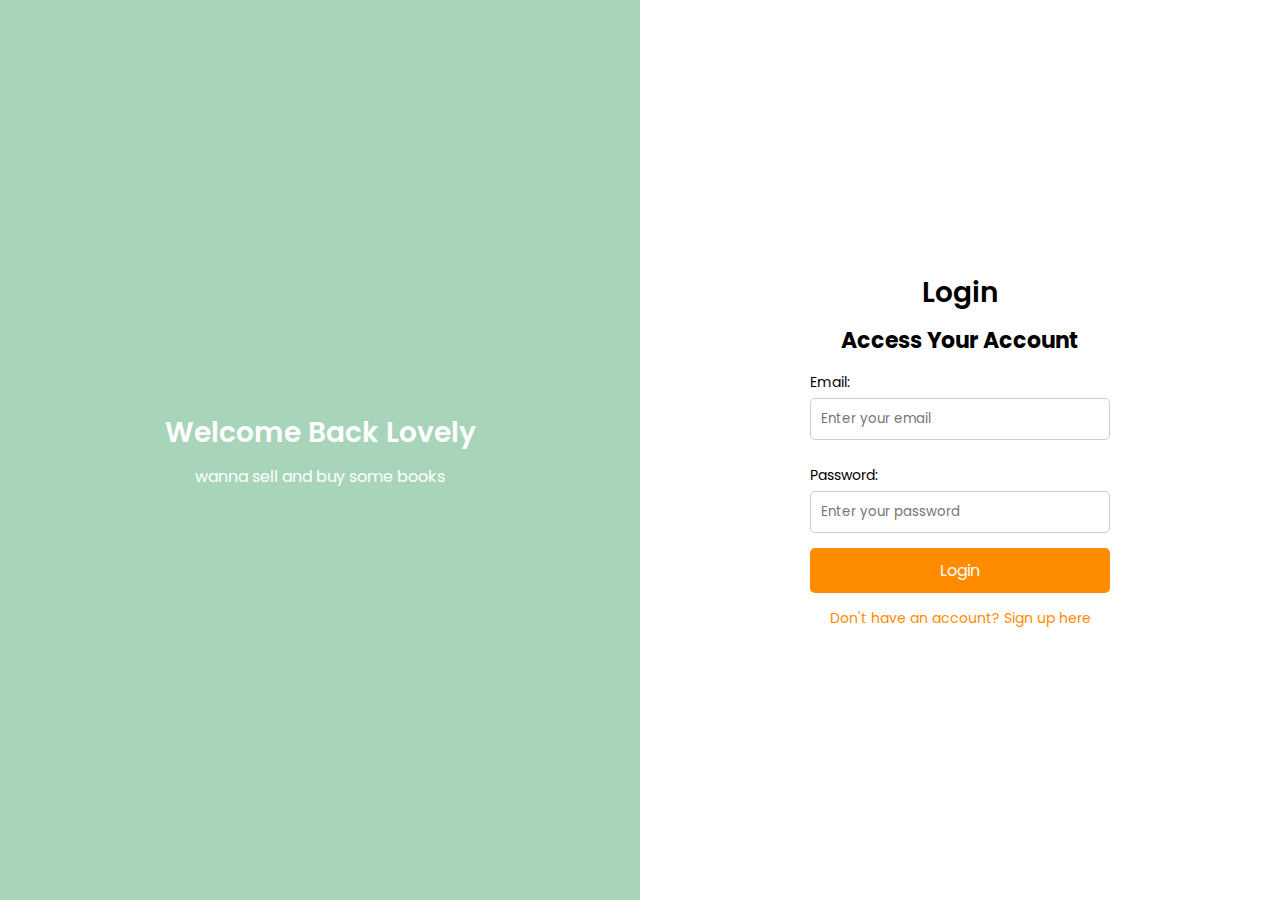
<file: index.html>
<!DOCTYPE html>
<html lang="en">
<head>
    <meta charset="UTF-8">
    <meta name="viewport" content="width=device-width, initial-scale=1.0">
    <title>Unified Login System</title>
    <style>
        /* Google Font */
        @import url('https://fonts.googleapis.com/css2?family=Poppins:wght@300;400;600&display=swap');

        * {
            margin: 0;
            padding: 0;
            box-sizing: border-box;
            font-family: 'Poppins', sans-serif;
        }

        body {
            display: flex;
            height: 100vh;
        }

        .left-container {
            width: 50%;
            background: #A8D5BA;
            display: flex;
            justify-content: center;
            align-items: center;
            flex-direction: column;
            color: white;
            text-align: center;
            padding: 20px;
        }

        .right-container {
            width: 50%;
            background: white;
            display: flex;
            justify-content: center;
            align-items: center;
            flex-direction: column;
            text-align: center;
            padding: 20px;
        }

        .form-container {
            width: 300px;
        }

        h1 {
            margin-bottom: 10px;
            font-size: 28px;
            font-weight: 600;
        }

        h2 {
            margin-bottom: 15px;
            font-size: 22px;
        }

        label {
            display: block;
            text-align: left;
            margin: 10px 0 5px;
            font-size: 14px;
        }

        input {
            width: 100%;
            padding: 10px;
            margin-bottom: 15px;
            border: 1px solid #ccc;
            border-radius: 5px;
            outline: none;
        }

        button {
            width: 100%;
            padding: 10px;
            border: none;
            border-radius: 5px;
            background: #ff8c00;
            color: white;
            font-size: 16px;
            cursor: pointer;
            transition: 0.3s;
        }

        button:hover {
            background: #e07b00;
        }

        a {
            display: block;
            margin-top: 15px;
            color: #ff8c00;
            text-decoration: none;
            font-size: 14px;
        }

        a:hover {
            text-decoration: underline;
        }
    </style>
</head>
<body>
    <div class="left-container">
        <h1>Welcome Back Lovely</h1>
        <p>wanna sell and buy some books</p>
    </div>
    <div class="right-container">
        <div class="form-container">
            <h1>Login</h1>
            <form id="loginForm" method="POST" action="login.php">
                <h2>Access Your Account</h2>
                <label for="email">Email:</label>
                <input type="email" id="loginEmail" name="email" required placeholder="Enter your email">

                <label for="password">Password:</label>
                <input type="password" id="loginPassword" name="password" required placeholder="Enter your password">

                <button type="submit">Login</button>
            </form>
            <a href="signup.html">Don't have an account? Sign up here</a>
        </div>
    </div>
</body>
</html>
</file>
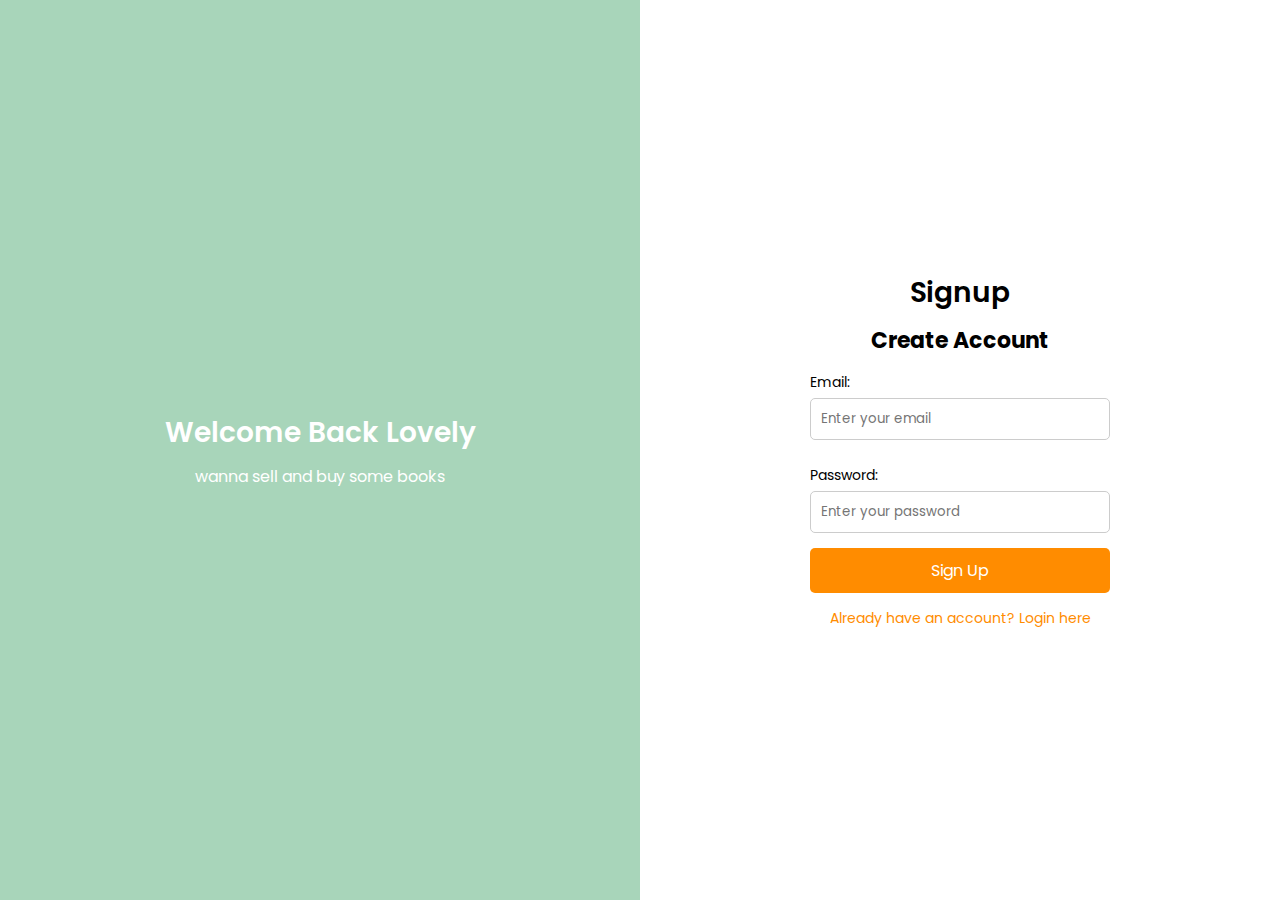
<file: signup.html>
<!DOCTYPE html>
<html lang="en">
<head>
    <meta charset="UTF-8">
    <meta name="viewport" content="width=device-width, initial-scale=1.0">
    <title>Unified Login System</title>
    <style>
        /* Google Font */
        @import url('https://fonts.googleapis.com/css2?family=Poppins:wght@300;400;600&display=swap');

        * {
            margin: 0;
            padding: 0;
            box-sizing: border-box;
            font-family: 'Poppins', sans-serif;
        }

        body {
            display: flex;
            height: 100vh;
        }

        .left-container {
            width: 50%;
            background: #A8D5BA;
            display: flex;
            justify-content: center;
            align-items: center;
            flex-direction: column;
            color: white;
            text-align: center;
            padding: 20px;
        }

        .right-container {
            width: 50%;
            background: white;
            display: flex;
            justify-content: center;
            align-items: center;
            flex-direction: column;
            text-align: center;
            padding: 20px;
        }

        .form-container {
            width: 300px;
        }

        h1 {
            margin-bottom: 10px;
            font-size: 28px;
            font-weight: 600;
        }

        h2 {
            margin-bottom: 15px;
            font-size: 22px;
        }

        label {
            display: block;
            text-align: left;
            margin: 10px 0 5px;
            font-size: 14px;
        }

        input {
            width: 100%;
            padding: 10px;
            margin-bottom: 15px;
            border: 1px solid #ccc;
            border-radius: 5px;
            outline: none;
        }

        button {
            width: 100%;
            padding: 10px;
            border: none;
            border-radius: 5px;
            background: #ff8c00;
            color: white;
            font-size: 16px;
            cursor: pointer;
            transition: 0.3s;
        }

        button:hover {
            background: #e07b00;
        }

        a {
            display: block;
            margin-top: 15px;
            color: #ff8c00;
            text-decoration: none;
            font-size: 14px;
        }

        a:hover {
            text-decoration: underline;
        }
    </style>
</head>
<body>
    <div class="left-container">
        <h1>Welcome Back Lovely</h1>
        <p>wanna sell and buy some books</p>
    </div>
    <div class="right-container">
        <div class="form-container">
            <h1>Signup</h1>
            <form id="signupForm" method="POST" action="signup.php">
                <h2>Create Account</h2>
                <label for="email">Email:</label>
                <input type="email" id="signupEmail" name="email" required placeholder="Enter your email">

                <label for="password">Password:</label>
                <input type="password" id="signupPassword" name="password" required placeholder="Enter your password">

                <button type="submit">Sign Up</button>
            </form>
            <a href="index.html">Already have an account? Login here</a>
        </div>
    </div>
</body>
</html>
</file>
